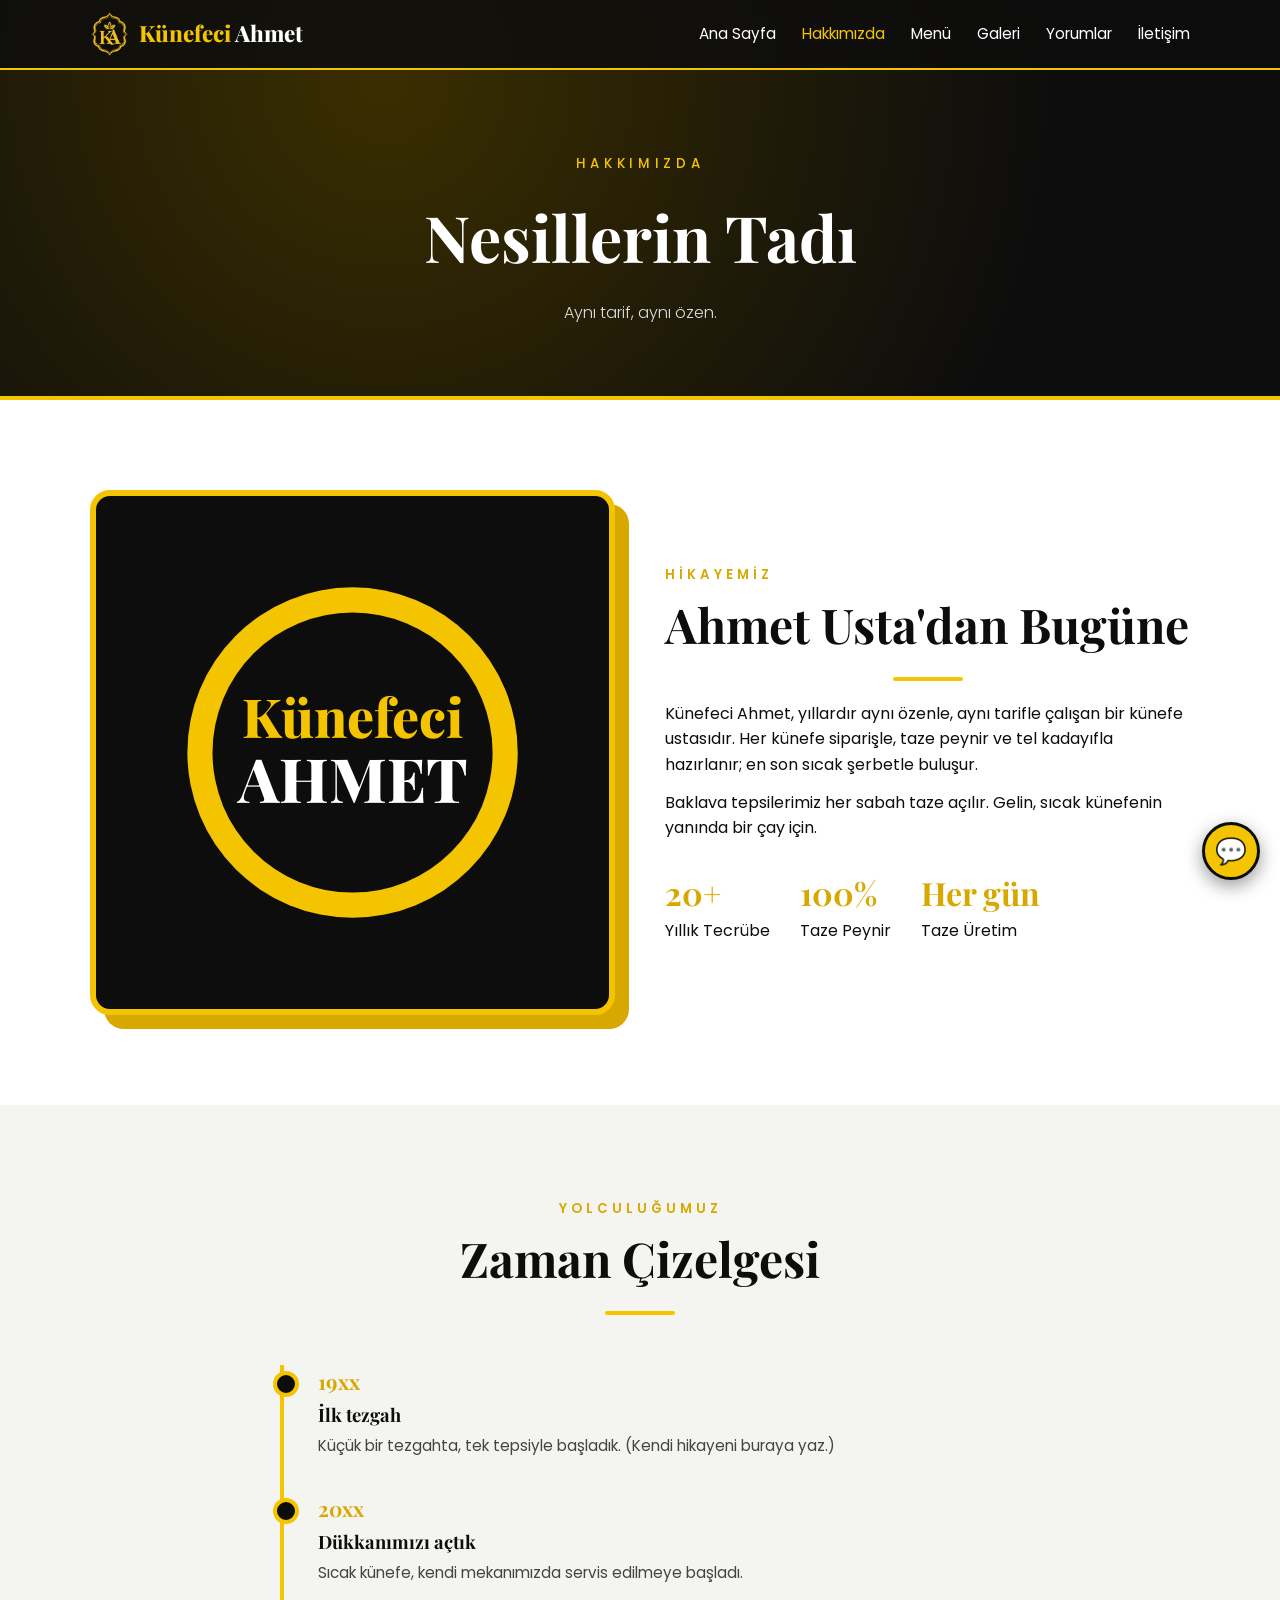
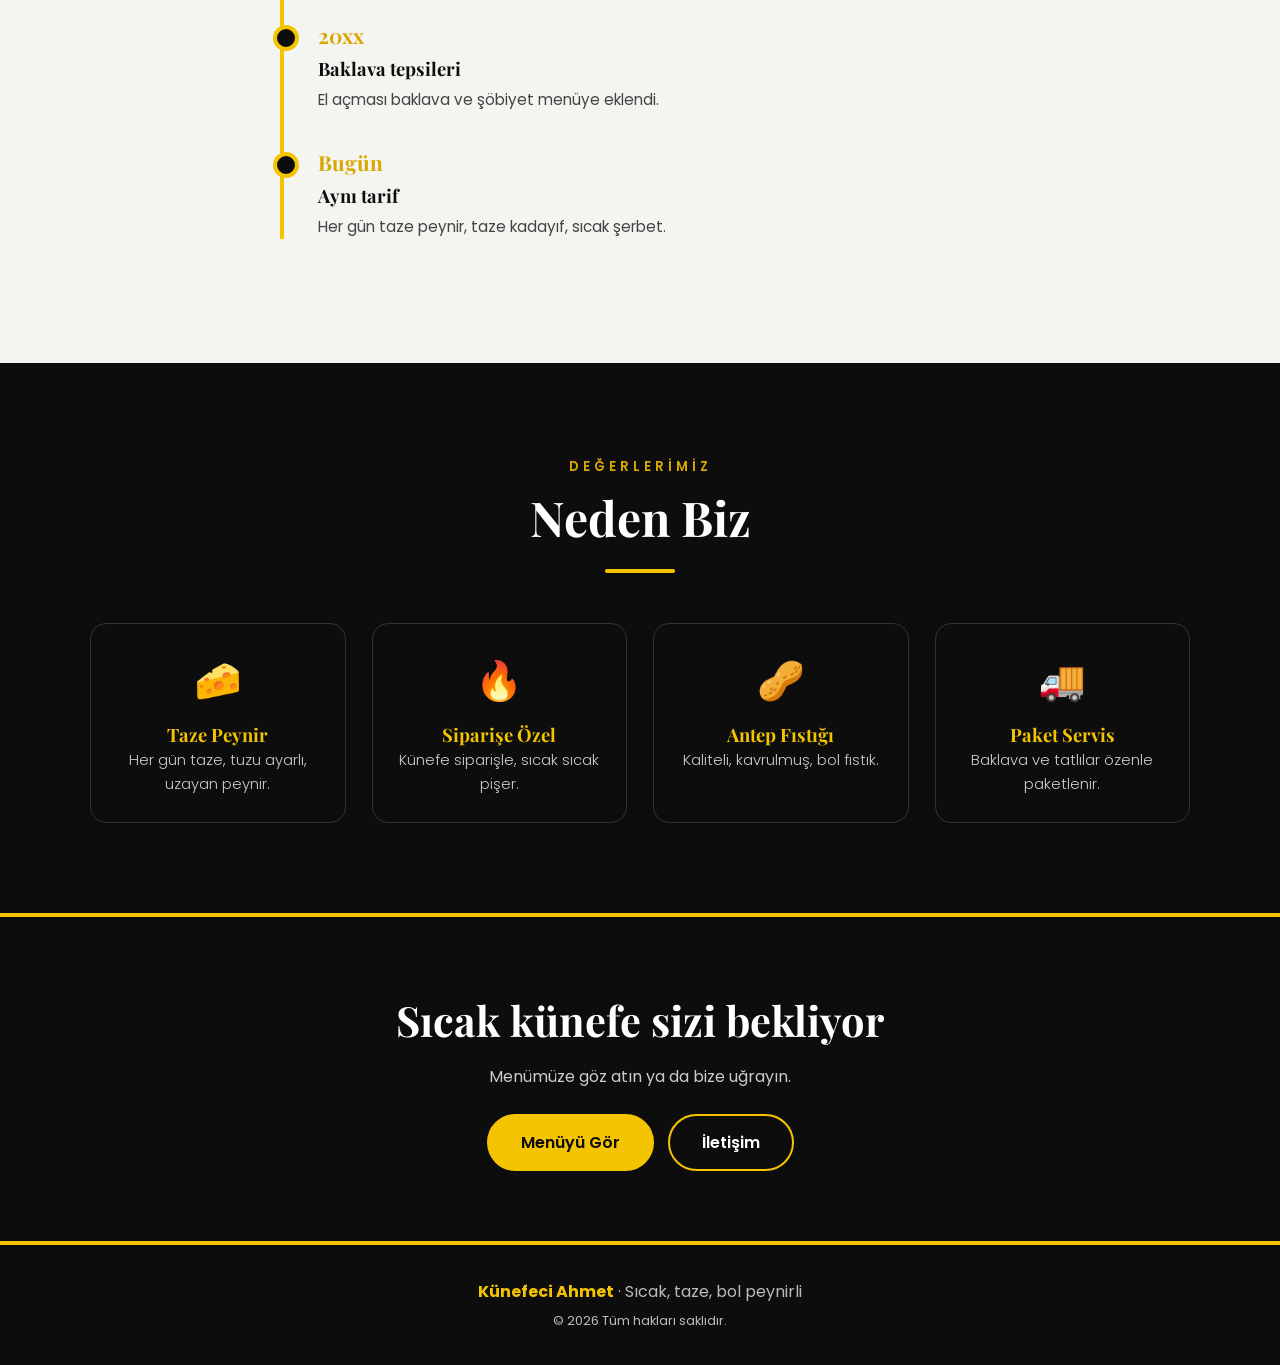
<file: künefeci/hakkimizda.html>
<!DOCTYPE html>
<html lang="tr">
<head>
<meta charset="UTF-8">
<meta name="viewport" content="width=device-width, initial-scale=1">
<title>Hakkımızda · Künefeci Ahmet</title>
<meta name="description" content="Künefeci Ahmet'in hikayesi, değerleri ve tarifi.">
<link rel="preconnect" href="https://fonts.googleapis.com">
<link href="https://fonts.googleapis.com/css2?family=Playfair+Display:wght@600;800&family=Poppins:wght@300;400;500;600&display=swap" rel="stylesheet">
<link rel="stylesheet" href="css/style.css">
</head>
<body>

<header>
  <div class="container nav">
    <a href="index.html" class="logo">
      <!-- Logo: img/ahmet.K.png dosyasını koy. Yoksa sadece yazı görünür. -->
      <img src="img/galeri/ahmet.K.png" alt="Künefeci Ahmet logo" onerror="this.style.display='none'">
      <span class="logo-yazi">Künefeci <span>Ahmet</span></span>
    </a>
    <button class="menu-btn" id="menuBtn" aria-label="Menü">☰</button>
    <nav>
      <ul id="menuListe">
        <li><a href="index.html">Ana Sayfa</a></li>
        <li><a href="hakkimizda.html" class="aktif">Hakkımızda</a></li>
        <li><a href="menu.html">Menü</a></li>
        <li><a href="galeri.html">Galeri</a></li>
        <li><a href="index.html#yorumlar">Yorumlar</a></li>
        <li><a href="iletisim.html">İletişim</a></li>
      </ul>
    </nav>
  </div>
</header>

<div class="sayfa-baslik"><div class="container"><small>Hakkımızda</small><h1>Nesillerin Tadı</h1><p>Aynı tarif, aynı özen.</p></div></div>

<section>
  <div class="container hakkimizda">
    <div class="kutu rv-sol">
      <svg viewBox="0 0 200 200" aria-hidden="true">
        <circle cx="100" cy="100" r="92" fill="#f5c400"/>
        <circle cx="100" cy="100" r="78" fill="#0d0d0d"/>
        <text x="100" y="92" text-anchor="middle" font-family="Playfair Display,serif" font-weight="800" font-size="30" fill="#f5c400">Künefeci</text>
        <text x="100" y="128" text-anchor="middle" font-family="Playfair Display,serif" font-weight="800" font-size="34" fill="#fff">AHMET</text>
      </svg>
    </div>
    <div class="rv-sag">
      <div class="baslik" style="text-align:left;margin-bottom:20px"><small>Hikayemiz</small><h2>Ahmet Usta'dan Bugüne</h2></div>
      <p>Künefeci Ahmet, yıllardır aynı özenle, aynı tarifle çalışan bir künefe ustasıdır. Her künefe siparişle, taze peynir ve tel kadayıfla hazırlanır; en son sıcak şerbetle buluşur.</p>
      <p style="margin-top:12px">Baklava tepsilerimiz her sabah taze açılır. Gelin, sıcak künefenin yanında bir çay için.</p>
      <div class="sayilar">
        <div><strong>20+</strong>Yıllık Tecrübe</div>
        <div><strong>100%</strong>Taze Peynir</div>
        <div><strong>Her gün</strong>Taze Üretim</div>
      </div>
    </div>
  </div>
</section>

<section class="gri">
  <div class="container">
    <div class="baslik"><small>Yolculuğumuz</small><h2>Zaman Çizelgesi</h2></div>
    <div class="zaman">
      <div class="zaman-oge"><b>19xx</b><h3>İlk tezgah</h3><p>Küçük bir tezgahta, tek tepsiyle başladık. (Kendi hikayeni buraya yaz.)</p></div>
      <div class="zaman-oge"><b>20xx</b><h3>Dükkanımızı açtık</h3><p>Sıcak künefe, kendi mekanımızda servis edilmeye başladı.</p></div>
      <div class="zaman-oge"><b>20xx</b><h3>Baklava tepsileri</h3><p>El açması baklava ve şöbiyet menüye eklendi.</p></div>
      <div class="zaman-oge"><b>Bugün</b><h3>Aynı tarif</h3><p>Her gün taze peynir, taze kadayıf, sıcak şerbet.</p></div>
    </div>
  </div>
</section>

<section class="neden">
  <div class="container">
    <div class="baslik"><small>Değerlerimiz</small><h2>Neden Biz</h2></div>
    <div class="ozellik-izgara">
      <div class="ozellik"><div class="ikon">🧀</div><h3>Taze Peynir</h3><p>Her gün taze, tuzu ayarlı, uzayan peynir.</p></div>
      <div class="ozellik"><div class="ikon">🔥</div><h3>Siparişe Özel</h3><p>Künefe siparişle, sıcak sıcak pişer.</p></div>
      <div class="ozellik"><div class="ikon">🥜</div><h3>Antep Fıstığı</h3><p>Kaliteli, kavrulmuş, bol fıstık.</p></div>
      <div class="ozellik"><div class="ikon">🚚</div><h3>Paket Servis</h3><p>Baklava ve tatlılar özenle paketlenir.</p></div>
    </div>
  </div>
</section>

<div class="cta-serit">
  <div class="container">
    <h2>Sıcak künefe sizi bekliyor</h2>
    <p>Menümüze göz atın ya da bize uğrayın.</p>
    <a href="menu.html" class="btn btn-sari">Menüyü Gör</a>
    <a href="iletisim.html" class="btn btn-cerceve">İletişim</a>
  </div>
</div>

<footer>
  <div class="container">
    <p><b>Künefeci Ahmet</b> · Sıcak, taze, bol peynirli</p>
    <p style="font-size:.8rem;margin-top:6px">© <span id="yil"></span> Tüm hakları saklıdır.</p>
  </div>
</footer>

<a class="whatsapp" href="https://wa.me/900000000000" aria-label="WhatsApp">💬</a>

<script src="js/ortak.js"></script>
</body>
</html>
</file>
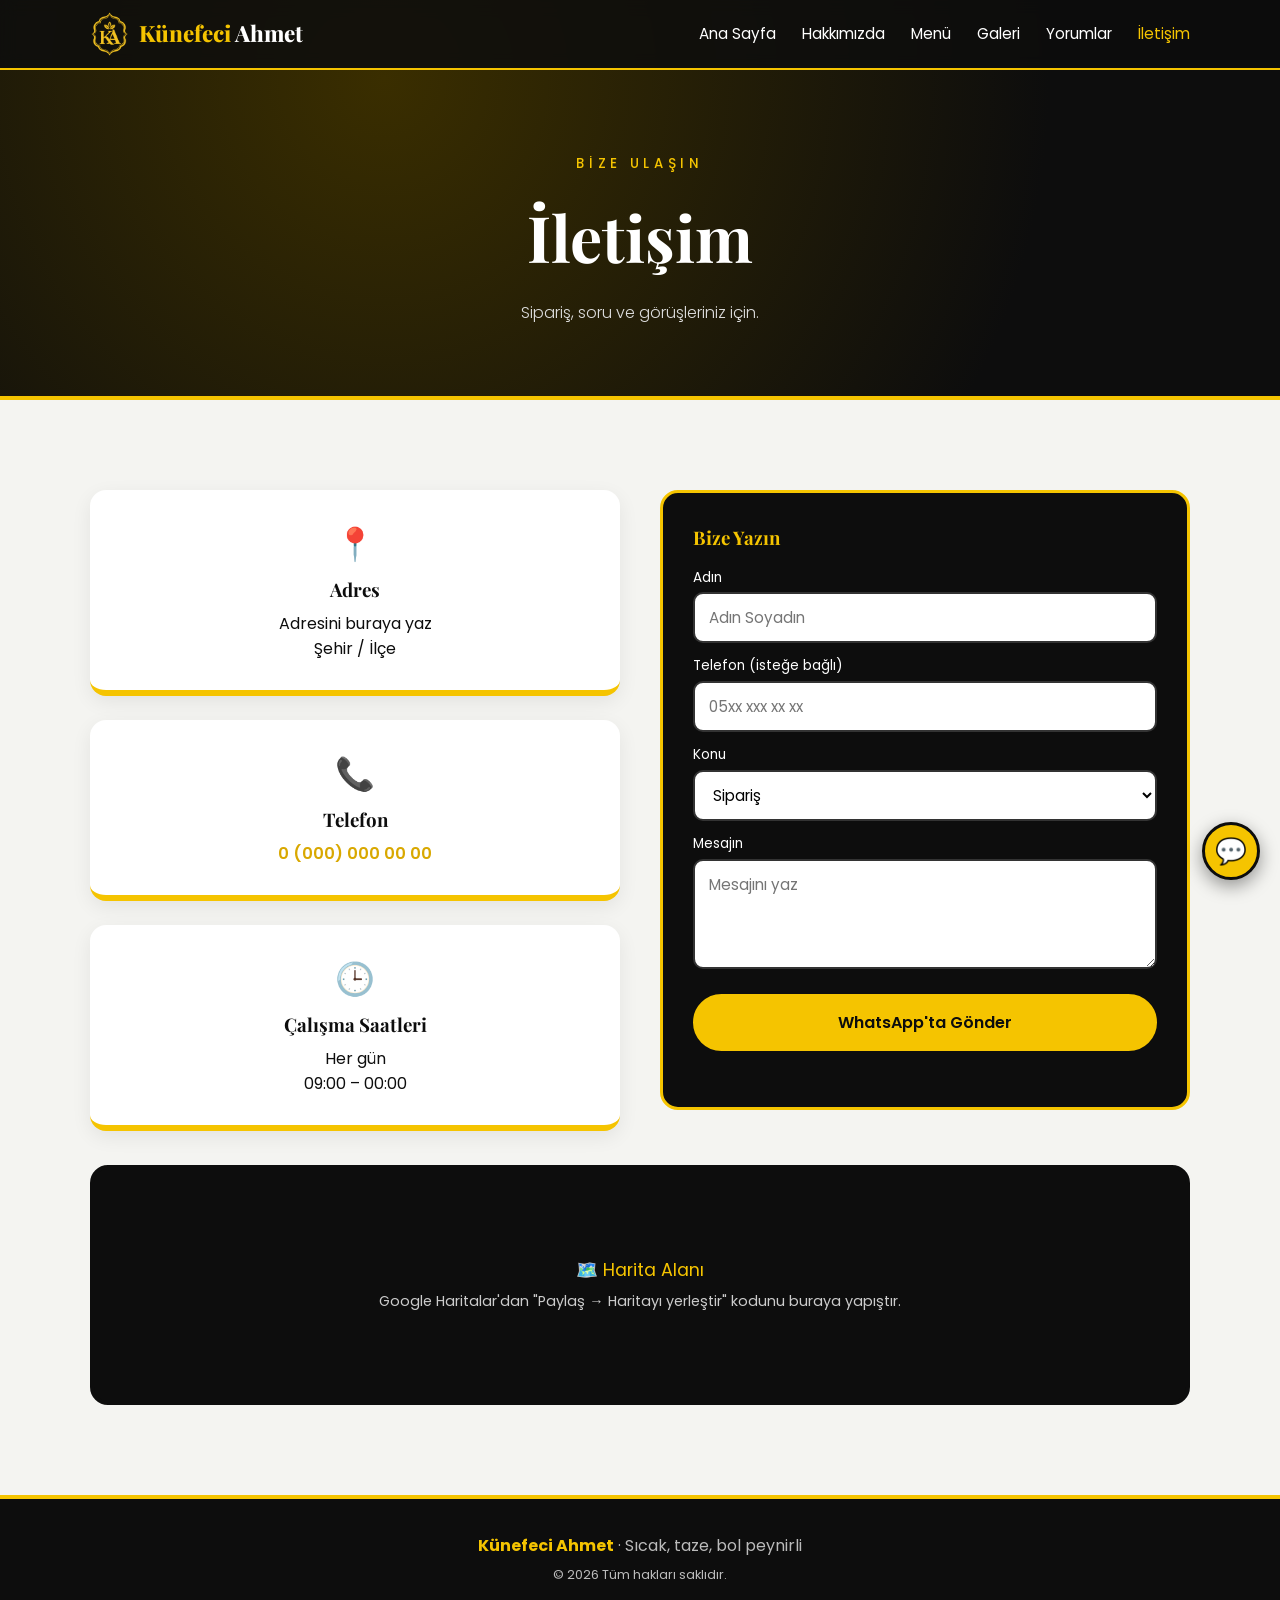
<file: künefeci/iletisim.html>
<!DOCTYPE html>
<html lang="tr">
<head>
<meta charset="UTF-8">
<meta name="viewport" content="width=device-width, initial-scale=1">
<title>İletişim · Künefeci Ahmet</title>
<meta name="description" content="Künefeci Ahmet adres, telefon ve çalışma saatleri.">
<link rel="preconnect" href="https://fonts.googleapis.com">
<link href="https://fonts.googleapis.com/css2?family=Playfair+Display:wght@600;800&family=Poppins:wght@300;400;500;600&display=swap" rel="stylesheet">
<link rel="stylesheet" href="css/style.css">
</head>
<body>

<header>
  <div class="container nav">
    <a href="index.html" class="logo">
      <!-- Logo: img/ahmet.K.png dosyasını koy. Yoksa sadece yazı görünür. -->
      <img src="img/galeri/ahmet.K.png" alt="Künefeci Ahmet logo" onerror="this.style.display='none'">
      <span class="logo-yazi">Künefeci <span>Ahmet</span></span>
    </a>
    <button class="menu-btn" id="menuBtn" aria-label="Menü">☰</button>
    <nav>
      <ul id="menuListe">
        <li><a href="index.html">Ana Sayfa</a></li>
        <li><a href="hakkimizda.html">Hakkımızda</a></li>
        <li><a href="menu.html">Menü</a></li>
        <li><a href="galeri.html">Galeri</a></li>
        <li><a href="index.html#yorumlar">Yorumlar</a></li>
        <li><a href="iletisim.html" class="aktif">İletişim</a></li>
      </ul>
    </nav>
  </div>
</header>

<div class="sayfa-baslik"><div class="container"><small>Bize Ulaşın</small><h1>İletişim</h1><p>Sipariş, soru ve görüşleriniz için.</p></div></div>

<section class="gri">
  <div class="container">
    <div class="iletisim-alan">
      <div class="iletisim-izgara">
        <div class="bilgi"><div class="ikon">📍</div><h3>Adres</h3><p>Adresini buraya yaz<br>Şehir / İlçe</p></div>
        <div class="bilgi"><div class="ikon">📞</div><h3>Telefon</h3><p><a href="tel:+905013324453">0 (000) 000 00 00</a></p></div>
        <div class="bilgi"><div class="ikon">🕒</div><h3>Çalışma Saatleri</h3><p>Her gün<br>09:00 – 00:00</p></div>
      </div>

      <form class="iletisim-form rv-sag" id="iletisimForm">
        <h3>Bize Yazın</h3>
        <label for="ad">Adın</label>
        <input type="text" id="ad" maxlength="40" required placeholder="Adın Soyadın">
        <label for="tel">Telefon (isteğe bağlı)</label>
        <input type="tel" id="tel" maxlength="20" placeholder="05xx xxx xx xx">
        <label for="konu">Konu</label>
        <select id="konu">
          <option>Sipariş</option>
          <option>Rezervasyon</option>
          <option>Soru / Öneri</option>
        </select>
        <label for="mesajMetin">Mesajın</label>
        <textarea id="mesajMetin" maxlength="500" required placeholder="Mesajını yaz"></textarea>
        <button class="btn btn-sari" type="submit">WhatsApp'ta Gönder</button>
        <div class="mesaj" id="iletisimMesaj"></div>
      </form>
    </div>

    <div class="harita rv-buyu">
      <!-- Google Haritalar → Paylaş → Haritayı yerleştir kodunu bu <div> içine yapıştır (bu yazıyı sil). -->
      <div>
        <p style="font-size:1.1rem;margin-bottom:6px">🗺️ Harita Alanı</p>
        <p style="color:#ccc;font-size:.9rem">Google Haritalar'dan "Paylaş → Haritayı yerleştir" kodunu buraya yapıştır.</p>
      </div>
    </div>
  </div>
</section>

<footer>
  <div class="container">
    <p><b>Künefeci Ahmet</b> · Sıcak, taze, bol peynirli</p>
    <p style="font-size:.8rem;margin-top:6px">© <span id="yil"></span> Tüm hakları saklıdır.</p>
  </div>
</footer>

<a class="whatsapp" href="https://wa.me/905013324453" aria-label="WhatsApp">💬</a>

<script src="js/ortak.js"></script>
<script src="js/iletisim.js"></script>
</body>
</html>
</file>
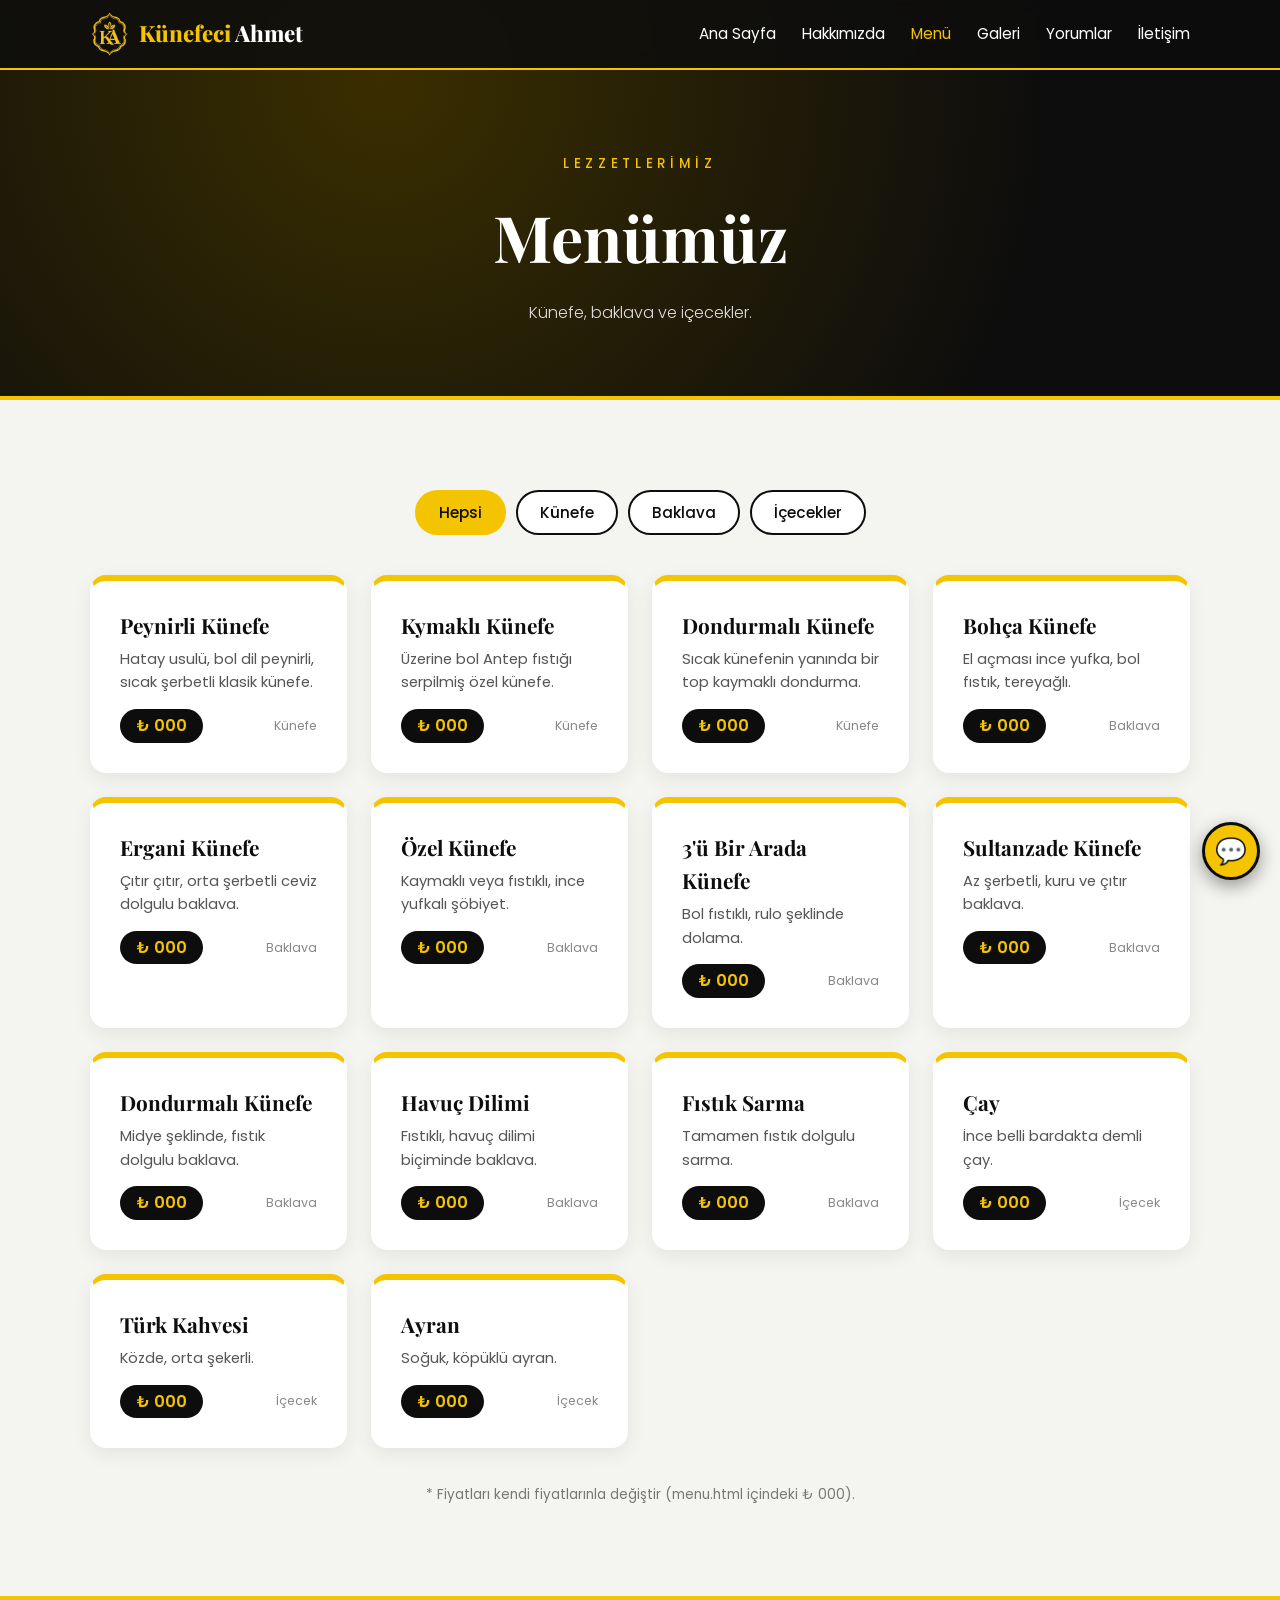
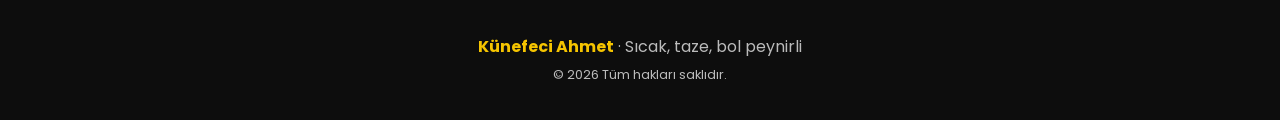
<file: künefeci/menu.html>
<!DOCTYPE html>
<html lang="tr">
<head>
<meta charset="UTF-8">
<meta name="viewport" content="width=device-width, initial-scale=1">
<title>Menü · Künefeci Ahmet</title>
<meta name="description" content="Künefeci Ahmet menüsü: künefe, baklava, şöbiyet ve içecekler.">
<link rel="preconnect" href="https://fonts.googleapis.com">
<link href="https://fonts.googleapis.com/css2?family=Playfair+Display:wght@600;800&family=Poppins:wght@300;400;500;600&display=swap" rel="stylesheet">
<link rel="stylesheet" href="css/style.css">
</head>
<body>

<header>
  <div class="container nav">
    <a href="index.html" class="logo">
      <!-- Logo: img/ahmet.K.png dosyasını koy. Yoksa sadece yazı görünür. -->
      <img src="img/galeri/ahmet.K.png" alt="Künefeci Ahmet logo" onerror="this.style.display='none'">
      <span class="logo-yazi">Künefeci <span>Ahmet</span></span>
    </a>
    <button class="menu-btn" id="menuBtn" aria-label="Menü">☰</button>
    <nav>
      <ul id="menuListe">
        <li><a href="index.html">Ana Sayfa</a></li>
        <li><a href="hakkimizda.html">Hakkımızda</a></li>
        <li><a href="menu.html" class="aktif">Menü</a></li>
        <li><a href="galeri.html">Galeri</a></li>
        <li><a href="index.html#yorumlar">Yorumlar</a></li>
        <li><a href="iletisim.html">İletişim</a></li>
      </ul>
    </nav>
  </div>
</header>

<div class="sayfa-baslik"><div class="container"><small>Lezzetlerimiz</small><h1>Menümüz</h1><p>Künefe, baklava ve içecekler.</p></div></div>

<section class="gri">
  <div class="container">
    <div class="filtre" role="group" aria-label="Menü kategorileri">
      <button class="aktif" data-kat="hepsi">Hepsi</button>
      <button data-kat="kunefe">Künefe</button>
      <button data-kat="baklava">Baklava</button>
      <button data-kat="icecek">İçecekler</button>
    </div>
    <div class="menu-izgara">
      <div class="kart" data-kat="kunefe"><h3>Peynirli Künefe</h3><p>Hatay usulü, bol dil peynirli, sıcak şerbetli klasik künefe.</p><div class="alt"><span class="fiyat">₺ 000</span><small>Künefe</small></div></div>
      <div class="kart" data-kat="kunefe"><h3>Kymaklı Künefe</h3><p>Üzerine bol Antep fıstığı serpilmiş özel künefe.</p><div class="alt"><span class="fiyat">₺ 000</span><small>Künefe</small></div></div>
      <div class="kart" data-kat="kunefe"><h3>Dondurmalı Künefe</h3><p>Sıcak künefenin yanında bir top kaymaklı dondurma.</p><div class="alt"><span class="fiyat">₺ 000</span><small>Künefe</small></div></div>
      <div class="kart" data-kat="baklava"><h3>Bohça Künefe</h3><p>El açması ince yufka, bol fıstık, tereyağlı.</p><div class="alt"><span class="fiyat">₺ 000</span><small>Baklava</small></div></div>
      <div class="kart" data-kat="baklava"><h3>Ergani Künefe</h3><p>Çıtır çıtır, orta şerbetli ceviz dolgulu baklava.</p><div class="alt"><span class="fiyat">₺ 000</span><small>Baklava</small></div></div>
      <div class="kart" data-kat="baklava"><h3>Özel Künefe</h3><p>Kaymaklı veya fıstıklı, ince yufkalı şöbiyet.</p><div class="alt"><span class="fiyat">₺ 000</span><small>Baklava</small></div></div>
      <div class="kart" data-kat="baklava"><h3>3'ü Bir Arada Künefe</h3><p>Bol fıstıklı, rulo şeklinde dolama.</p><div class="alt"><span class="fiyat">₺ 000</span><small>Baklava</small></div></div>
      <div class="kart" data-kat="baklava"><h3>Sultanzade Künefe </h3><p>Az şerbetli, kuru ve çıtır baklava.</p><div class="alt"><span class="fiyat">₺ 000</span><small>Baklava</small></div></div>
      <div class="kart" data-kat="baklava"><h3>Dondurmalı Künefe </h3><p>Midye şeklinde, fıstık dolgulu baklava.</p><div class="alt"><span class="fiyat">₺ 000</span><small>Baklava</small></div></div>
      <div class="kart" data-kat="baklava"><h3>Havuç Dilimi</h3><p>Fıstıklı, havuç dilimi biçiminde baklava.</p><div class="alt"><span class="fiyat">₺ 000</span><small>Baklava</small></div></div>
      <div class="kart" data-kat="baklava"><h3>Fıstık Sarma</h3><p>Tamamen fıstık dolgulu sarma.</p><div class="alt"><span class="fiyat">₺ 000</span><small>Baklava</small></div></div>
      <div class="kart" data-kat="icecek"><h3>Çay</h3><p>İnce belli bardakta demli çay.</p><div class="alt"><span class="fiyat">₺ 000</span><small>İçecek</small></div></div>
      <div class="kart" data-kat="icecek"><h3>Türk Kahvesi</h3><p>Közde, orta şekerli.</p><div class="alt"><span class="fiyat">₺ 000</span><small>İçecek</small></div></div>
      <div class="kart" data-kat="icecek"><h3>Ayran</h3><p>Soğuk, köpüklü ayran.</p><div class="alt"><span class="fiyat">₺ 000</span><small>İçecek</small></div></div>
    </div>
    <p class="menu-not">* Fiyatları kendi fiyatlarınla değiştir (menu.html içindeki ₺ 000).</p>
  </div>
</section>

<footer>
  <div class="container">
    <p><b>Künefeci Ahmet</b> · Sıcak, taze, bol peynirli</p>
    <p style="font-size:.8rem;margin-top:6px">© <span id="yil"></span> Tüm hakları saklıdır.</p>
  </div>
</footer>

<a class="whatsapp" href="https://wa.me/900000000000" aria-label="WhatsApp">💬</a>

<script src="js/ortak.js"></script>
<script src="js/menu.js"></script>
</body>
</html>
</file>
<file: künefeci/css/style.css>
:root{
  --sari:#f5c400;
  --sari-koyu:#d9a800;
  --siyah:#0d0d0d;
  --siyah-2:#1a1a1a;
  --beyaz:#ffffff;
  --gri:#f4f4f1;
}
*{box-sizing:border-box;margin:0;padding:0}
html{scroll-behavior:smooth}
body{font-family:'Poppins',sans-serif;color:var(--siyah);background:var(--beyaz);line-height:1.6}
h1,h2,h3{font-family:'Playfair Display',serif}
a{color:inherit;text-decoration:none}
.container{width:min(1100px,92%);margin-inline:auto}

header{
  position:fixed;inset:0 0 auto 0;z-index:50;
  background:rgba(13,13,13,.85);backdrop-filter:blur(8px);
  border-bottom:2px solid var(--sari);
}
.nav{display:flex;align-items:center;justify-content:space-between;height:68px}
.logo{font-family:'Playfair Display',serif;font-weight:800;font-size:1.4rem;color:var(--sari)}
.logo{display:flex;align-items:center;gap:10px}
.logo img{height:46px;width:auto;display:block}
.logo-yazi span{color:var(--beyaz)}
nav ul{display:flex;gap:26px;list-style:none}
nav a{color:var(--beyaz);font-size:.95rem;transition:color .2s}
nav a:hover{color:var(--sari)}
.menu-btn{display:none;background:none;border:0;color:var(--sari);font-size:1.8rem;cursor:pointer}

.hero{position:relative;min-height:100vh;display:flex;align-items:center;justify-content:center;text-align:center;color:var(--beyaz);overflow:hidden;
  background:radial-gradient(circle at 30% 20%,#3a2e00 0%,#0d0d0d 70%)}
.hero video{position:absolute;inset:0;width:100%;height:100%;object-fit:cover;z-index:0}
.hero::after{content:"";position:absolute;inset:0;background:linear-gradient(180deg,rgba(0,0,0,.55),rgba(0,0,0,.7));z-index:1}
.hero-content{position:relative;z-index:2;padding:120px 0 80px}
.hero small{letter-spacing:.35em;text-transform:uppercase;color:var(--sari);font-weight:500}
.hero h1{font-size:clamp(2.6rem,8vw,5.5rem);line-height:1.05;margin:14px 0 18px}
.hero h1 em{color:var(--sari);font-style:normal}
.hero p{max-width:560px;margin:0 auto 32px;font-weight:300;font-size:1.1rem}
.btn{display:inline-block;padding:14px 32px;border-radius:50px;font-weight:600;border:2px solid var(--sari);transition:.25s;cursor:pointer;font-family:inherit;font-size:1rem}
.btn-sari{background:var(--sari);color:var(--siyah)}
.btn-sari:hover{background:transparent;color:var(--sari)}
.btn-cerceve{background:transparent;color:var(--beyaz);margin-left:10px}
.btn-cerceve:hover{background:var(--sari);color:var(--siyah)}
/* menüdeki buton gri zeminde okunsun */
.menu-tum .btn-sari:hover{background:var(--siyah);color:var(--sari);border-color:var(--siyah)}

.tepsi-seridi{background:var(--siyah);border-block:4px solid var(--sari);padding:22px 0;overflow:hidden}
.tepsi-hat{display:flex;width:max-content;animation:akis 40s linear infinite}
.tepsi-seridi:hover .tepsi-hat{animation-play-state:paused}
@keyframes akis{from{transform:translateX(-50%)}to{transform:translateX(0)}}
.tepsi{flex:0 0 auto;width:150px;margin:0 22px;text-align:center}
.tepsi svg{width:150px;height:150px;filter:drop-shadow(0 8px 10px rgba(0,0,0,.6));animation:don 14s linear infinite}
.tepsi span{display:block;color:var(--sari);font-size:.8rem;margin-top:6px;letter-spacing:.08em;text-transform:uppercase}
@keyframes don{to{transform:rotate(360deg)}}

section{padding:90px 0}
.baslik{text-align:center;margin-bottom:50px}
.baslik small{color:var(--sari-koyu);letter-spacing:.3em;text-transform:uppercase;font-weight:600}
.baslik h2{font-size:clamp(2rem,5vw,3rem)}
.baslik h2::after{content:"";display:block;width:70px;height:4px;background:var(--sari);margin:14px auto 0;border-radius:4px}

.hakkimizda{display:grid;grid-template-columns:1fr 1fr;gap:50px;align-items:center}
.hakkimizda .kutu{aspect-ratio:1;border-radius:20px;background:var(--siyah);display:grid;place-items:center;border:6px solid var(--sari);box-shadow:14px 14px 0 var(--sari-koyu)}
.hakkimizda .kutu svg{width:70%}
.sayilar{display:flex;gap:30px;margin-top:26px;flex-wrap:wrap}
.sayilar div strong{display:block;font-family:'Playfair Display',serif;font-size:2rem;color:var(--sari-koyu)}

.gri{background:var(--gri)}
.menu-izgara{display:grid;grid-template-columns:repeat(auto-fit,minmax(240px,1fr));gap:24px}
.kart{background:var(--beyaz);border-radius:16px;padding:28px;border:2px solid transparent;border-top:6px solid var(--sari);box-shadow:0 6px 20px rgba(0,0,0,.07);transition:.25s}
.kart:hover{transform:translateY(-6px);border-color:var(--sari)}
.kart h3{font-size:1.3rem;margin-bottom:6px}
.kart p{font-size:.92rem;color:#555;margin-bottom:14px}
.fiyat{font-weight:600;background:var(--siyah);color:var(--sari);display:inline-block;padding:4px 16px;border-radius:30px}
.menu-tum{text-align:center;margin-top:44px}

.neden{background:var(--siyah);color:var(--beyaz)}
.neden .baslik h2{color:var(--beyaz)}
.ozellik-izgara{display:grid;grid-template-columns:repeat(auto-fit,minmax(220px,1fr));gap:26px;text-align:center}
.ozellik{padding:26px;border:1px solid #333;border-radius:16px}
.ozellik .ikon{font-size:2.4rem;margin-bottom:8px}
.ozellik h3{color:var(--sari);font-size:1.15rem}
.ozellik p{font-weight:300;font-size:.92rem;color:#ccc}

.yorum-alan{display:grid;grid-template-columns:1.1fr 1fr;gap:40px;align-items:start}
.yorum-liste{display:grid;gap:16px;max-height:560px;overflow:auto;padding-right:6px}
.yorum{background:var(--beyaz);border-left:6px solid var(--sari);border-radius:12px;padding:18px 20px;box-shadow:0 4px 14px rgba(0,0,0,.07)}
.yorum-ust{display:flex;justify-content:space-between;align-items:center;gap:10px;margin-bottom:4px}
.yorum-ust b{font-size:1rem}
.yildiz{color:var(--sari-koyu);letter-spacing:2px}
.yorum p{font-size:.93rem;color:#333}
.yorum small{color:#888}
.ornek{display:inline-block;background:var(--siyah);color:var(--sari);font-size:.65rem;padding:1px 8px;border-radius:20px;margin-left:6px;vertical-align:middle}
form.yorum-form{background:var(--siyah);color:var(--beyaz);padding:30px;border-radius:18px;border:3px solid var(--sari);position:sticky;top:90px}
form h3{color:var(--sari);margin-bottom:14px}
label{display:block;font-size:.85rem;margin:12px 0 4px}
input[type=text],textarea{width:100%;padding:12px 14px;border-radius:10px;border:2px solid #333;background:#fff;font-family:inherit;font-size:.95rem}
input:focus,textarea:focus{outline:none;border-color:var(--sari)}
textarea{min-height:110px;resize:vertical}
.puan{display:flex;flex-direction:row-reverse;justify-content:flex-end;gap:4px}
.puan input{display:none}
.puan label{font-size:2rem;color:#555;cursor:pointer;margin:0;line-height:1;transition:color .15s}
.puan input:checked~label,.puan label:hover,.puan label:hover~label{color:var(--sari)}
form .btn{width:100%;margin-top:18px}
.mesaj{margin-top:10px;font-size:.85rem;color:var(--sari);min-height:1.2em}

.iletisim-izgara{display:grid;grid-template-columns:repeat(auto-fit,minmax(240px,1fr));gap:24px}
.bilgi{background:var(--beyaz);border-radius:16px;padding:28px;text-align:center;border-bottom:6px solid var(--sari);box-shadow:0 6px 20px rgba(0,0,0,.07)}
.bilgi .ikon{font-size:2rem}
.bilgi h3{margin:6px 0}
.harita{margin-top:34px;border-radius:18px;overflow:hidden;border:4px solid var(--siyah);background:var(--siyah);color:var(--sari);min-height:240px;display:grid;place-items:center;text-align:center;padding:20px}

footer{background:var(--siyah);color:#bbb;text-align:center;padding:34px 0;border-top:4px solid var(--sari)}
footer b{color:var(--sari)}

.whatsapp{position:fixed;right:20px;bottom:20px;z-index:60;background:var(--sari);color:var(--siyah);width:58px;height:58px;border-radius:50%;display:grid;place-items:center;font-size:1.6rem;box-shadow:0 6px 18px rgba(0,0,0,.4);border:3px solid var(--siyah)}

/* ====== GEÇİŞLİ AÇILMA (scroll animasyonu) ====== */
.gizli{opacity:0;transform:translateY(45px);transition:opacity .9s ease,transform .9s ease}
.gizli.sol{transform:translateX(-60px)}
.gizli.sag{transform:translateX(60px)}
.gizli.buyu{transform:scale(.9)}
.gizli.goster{opacity:1;transform:none}

/* Açılış (hero) animasyonu */
.hero-content > *{opacity:0;transform:translateY(30px);animation:yukari .9s ease forwards}
.hero-content > small{animation-delay:.15s}
.hero-content > h1{animation-delay:.35s}
.hero-content > p{animation-delay:.6s}
.hero-content > a:nth-of-type(1){animation-delay:.85s}
.hero-content > a:nth-of-type(2){animation-delay:1s}
@keyframes yukari{to{opacity:1;transform:none}}

@media (prefers-reduced-motion:reduce){
  .gizli,.hero-content > *{opacity:1!important;transform:none!important;transition:none!important;animation:none!important}
}

@media (max-width:820px){
  .menu-btn{display:block}
  nav ul{position:absolute;top:68px;left:0;right:0;background:var(--siyah);flex-direction:column;gap:0;display:none;border-bottom:2px solid var(--sari)}
  nav ul.acik{display:flex}
  nav li a{display:block;padding:14px 5%}
  .hakkimizda,.yorum-alan{grid-template-columns:1fr}
  form.yorum-form{position:static}
  .btn-cerceve{margin:12px 0 0}
  .tepsi,.tepsi svg{width:120px}
  .tepsi svg{height:120px}
  .gizli.sol,.gizli.sag{transform:translateY(40px)}
}

/* ====== MENÜDE AKTİF SAYFA ====== */
nav a.aktif{color:var(--sari)}

/* ====== ALT SAYFA BAŞLIĞI ====== */
.sayfa-baslik{padding:150px 0 70px;text-align:center;color:var(--beyaz);
  background:radial-gradient(circle at 30% 20%,#3a2e00 0%,#0d0d0d 70%);border-bottom:4px solid var(--sari)}
.sayfa-baslik small{letter-spacing:.35em;text-transform:uppercase;color:var(--sari);font-weight:500}
.sayfa-baslik h1{font-size:clamp(2.2rem,6vw,4rem);margin-top:10px}
.sayfa-baslik p{max-width:560px;margin:12px auto 0;font-weight:300;color:#ddd}

/* ====== HAKKIMIZDA SAYFASI ====== */
.hikaye{max-width:760px;margin-inline:auto}
.hikaye p{margin-bottom:16px;font-size:1.02rem}
.zaman{position:relative;max-width:720px;margin:0 auto;padding-left:34px;border-left:4px solid var(--sari)}
.zaman-oge{position:relative;margin-bottom:34px}
.zaman-oge::before{content:"";position:absolute;left:-45px;top:6px;width:18px;height:18px;border-radius:50%;background:var(--siyah);border:4px solid var(--sari)}
.zaman-oge b{font-family:'Playfair Display',serif;font-size:1.3rem;color:var(--sari-koyu)}
.zaman-oge h3{font-size:1.15rem;margin:2px 0 4px}
.zaman-oge p{font-size:.95rem;color:#444}
.cta-serit{background:var(--siyah);color:var(--beyaz);text-align:center;padding:70px 0;border-top:4px solid var(--sari)}
.cta-serit h2{font-size:clamp(1.8rem,4vw,2.6rem);margin-bottom:10px}
.cta-serit p{color:#ccc;margin-bottom:24px}

/* ====== MENÜ SAYFASI ====== */
.filtre{display:flex;flex-wrap:wrap;gap:10px;justify-content:center;margin-bottom:40px}
.filtre button{background:var(--beyaz);border:2px solid var(--siyah);color:var(--siyah);padding:9px 22px;border-radius:50px;font-family:inherit;font-size:.95rem;font-weight:500;cursor:pointer;transition:.2s}
.filtre button:hover{border-color:var(--sari-koyu)}
.filtre button.aktif{background:var(--sari);border-color:var(--sari);color:var(--siyah)}
.filtre button:focus-visible,.btn:focus-visible,nav a:focus-visible{outline:3px solid var(--sari);outline-offset:3px}
.kart .alt{display:flex;justify-content:space-between;align-items:center;gap:10px}
.kart small{color:#888;font-size:.78rem}
.kart.gizle{display:none}
.menu-not{text-align:center;margin-top:36px;color:#777;font-size:.85rem}

/* ====== GALERİ SAYFASI ====== */
.galeri-izgara{display:grid;grid-template-columns:repeat(auto-fill,minmax(250px,1fr));gap:16px}
.foto{position:relative;aspect-ratio:1;border-radius:16px;overflow:hidden;cursor:pointer;border:3px solid var(--siyah);background:var(--siyah);padding:0;font-family:inherit;transition:.25s}
.foto:hover{border-color:var(--sari);transform:translateY(-4px)}
.foto img{width:100%;height:100%;object-fit:cover;display:block}
.foto .yer{position:absolute;inset:0;display:grid;place-items:center;font-size:3.4rem;background:radial-gradient(circle at 30% 20%,#3a2e00,#0d0d0d 75%)}
.foto figcaption{position:absolute;left:0;right:0;bottom:0;padding:26px 14px 12px;color:var(--beyaz);font-weight:500;font-size:.92rem;text-align:left;background:linear-gradient(transparent,rgba(0,0,0,.85))}
.foto.gizle{display:none}
.kutu-ac{position:fixed;inset:0;z-index:100;background:rgba(0,0,0,.92);display:none;align-items:center;justify-content:center;flex-direction:column;padding:20px}
.kutu-ac.acik{display:flex}
.kutu-ac .buyuk{width:min(900px,92vw);height:min(70vh,640px);border-radius:14px;border:4px solid var(--sari);background:var(--siyah);display:grid;place-items:center;overflow:hidden;font-size:7rem}
.kutu-ac .buyuk img{width:100%;height:100%;object-fit:contain}
.kutu-ac p{color:var(--beyaz);margin-top:14px;text-align:center}
.kutu-ac button{position:absolute;background:var(--sari);color:var(--siyah);border:0;width:48px;height:48px;border-radius:50%;font-size:1.5rem;cursor:pointer;font-weight:700}
.kutu-ac .kapat{top:20px;right:20px}
.kutu-ac .onceki{left:16px;top:50%}
.kutu-ac .sonraki{right:16px;top:50%}

/* ====== İLETİŞİM SAYFASI ====== */
.iletisim-alan{display:grid;grid-template-columns:1fr 1fr;gap:40px;align-items:start}
.iletisim-alan .iletisim-izgara{grid-template-columns:1fr}
.bilgi a{color:var(--sari-koyu);font-weight:600}
form.iletisim-form{background:var(--siyah);color:var(--beyaz);padding:30px;border-radius:18px;border:3px solid var(--sari)}
input[type=tel]{width:100%;padding:12px 14px;border-radius:10px;border:2px solid #333;background:#fff;font-family:inherit;font-size:.95rem}
input[type=tel]:focus{outline:none;border-color:var(--sari)}
.harita iframe{width:100%;height:340px;border:0;display:block}

@media (max-width:820px){
  .iletisim-alan{grid-template-columns:1fr}
  .zaman{margin-left:12px}
  .sayfa-baslik{padding:120px 0 50px}
  .kutu-ac .onceki,.kutu-ac .sonraki{top:auto;bottom:24px}
}

select{width:100%;padding:12px 14px;border-radius:10px;border:2px solid #333;background:#fff;font-family:inherit;font-size:.95rem}
select:focus{outline:none;border-color:var(--sari)}
</file>
